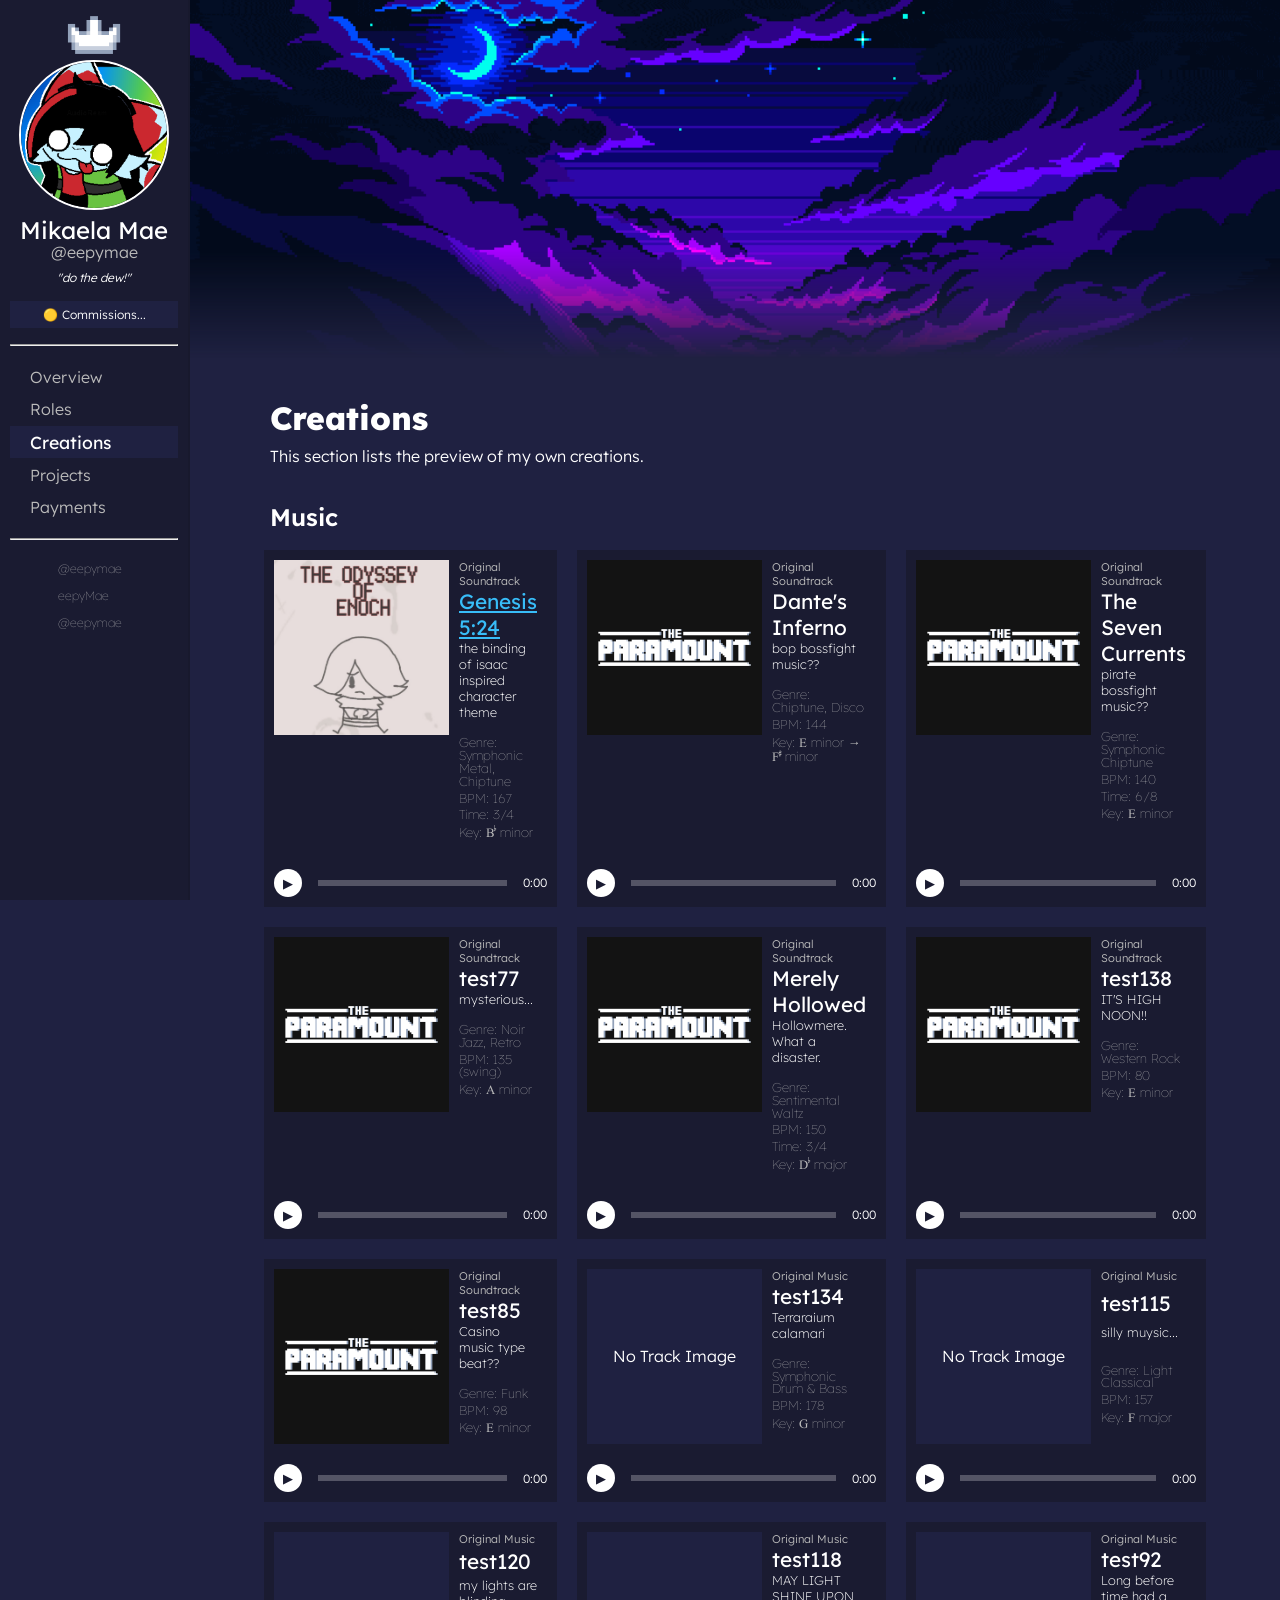
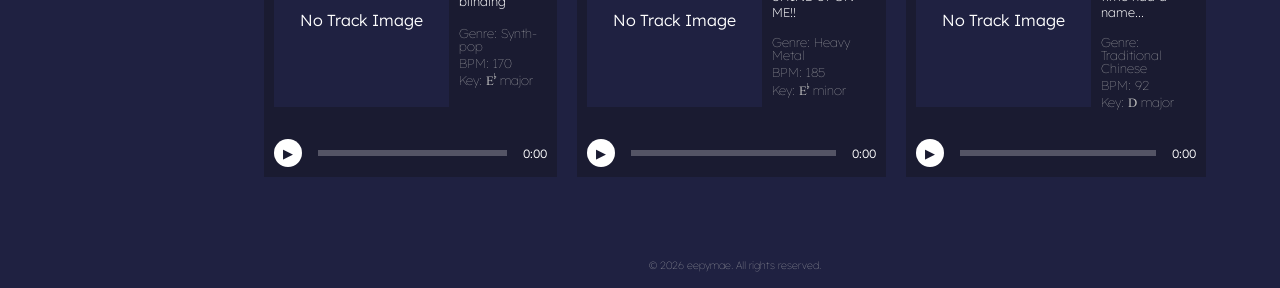
<file: creations.html>
<!DOCTYPE html>

<html lang="en">
  <head>
    <title>Creations - eepymae</title>
    <meta charset="UTF-8"/>
    <meta name="viewport" content="width=device-width, initial-scale=1.0"/>
    
    <link rel="icon" type="image/png" sizes="32x32" href="assets/img/crown.png"/>
    <link rel="stylesheet" href="styles.css">
    <link href="https://fonts.googleapis.com/css2?display=swap&family=Lexend:ital,wght@0,200;0,300;0,400;0,700;0,900;1,200;1,300;1,400;1,700;1,900" rel="stylesheet" type="text/css">
    <script src="scripts/profile.js" defer></script>
    <script src="scripts/mini-player.js" defer></script>
  </head>

  <body>
    <div class="wrapper">
      <div id="sidebar">
        <span class="center">
          <img id="crown" src="assets/img/crown.png">
          <img id="profile" src="assets/img/profile.png">
          <h2 id="name">Mikaela Mae</h2>
          <p id="username">@eepymae</p>
          <p id="quote">"hmm..."</p>
          <p id="status" class="limited">Commissions...</p>
          <hr>
        </span>
        
        <ul id="sidebar-list">
          <li class="menu-button">
            <a href="index.html">Overview</a>
          </li>
          <li class="menu-button">
            <a href="roles.html">Roles</a>
          </li>
          <li class="menu-button active">
            <a href="creations.html">Creations</a>
          </li>
          <li class="menu-button">
            <a href="projects.html">Projects</a>
          </li>
          <li class="menu-button">
            <a href="payments.html">Payments</a>
          </li>
        </ul>
        <hr>

        <ul id="sidebar-list">
          <li class="social-link">
            <a class="icon youtube" target="_blank" href="https://www.youtube.com/@eepymae">@eepymae</a>
          </li>
          <li class="social-link">
            <a class="icon roblox" target="_blank" href="https://www.roblox.com/users/810070741/profile">eepyMae</a>
          </li>
          <li class="social-link">
            <a class="icon discord" target="_blank" href="https://discord.com/users/1240004432423550997">@eepymae</a>
          </li>
        </ul>
      </div>

      <div id="main">
        <div>
          <img id="banner" src="assets/img/banner.gif">
        </div>

        <div id="content">
          <h1>Creations</h1>
          <p>This section lists the preview of my own creations.</p>
          <br>

          <h2>Music</h2>
          <div class="creations-grid">
            <article class="creations-item">
              <div class="creations-top">
                <div class="creations-thumb">
                  <img src="assets/img/enoch.jpg">
                </div>
                
                <div class="creations-body">
                  <div class="creations-meta">
                    <span class="creations-tag">Original Soundtrack</span>
                  </div>
                  
                  <h2 class="creations-title"><a href="https://www.youtube.com/watch?v=dTzXZ-hkMxw" target="_blank">Genesis 5:24</a></h2>
                  <p class="creations-desc">the binding of isaac inspired character theme</p>
                  <div class="creations-info">
                    <p>Genre: Symphonic Metal, Chiptune</p>
                    <p>BPM: 167</p>
                    <p>Time: 3/4</p>
                    <p>Key: <span class="key-signature">Bb</span> minor</p>
                  </div>
                </div>
              </div>
              
              <div class="mini-player" data-src="assets/audio/enoch lms_5.mp3">
                <button type="button" class="play-button">▶</button>
                <div class="progress-track">
                  <div class="progress-fill"></div>
                </div>
                <span class="time-display">0:00</span>
              </div>
            </article>

            <article class="creations-item">
              <div class="creations-top">
                <div class="creations-thumb">
                  <img src="assets/img/the-paramount-trackart.png">
                </div>
                
                <div class="creations-body">
                  <div class="creations-meta">
                    <span class="creations-tag">Original Soundtrack</span>
                  </div>

                  <h2 class="creations-title">Dante's Inferno</h2>
                  <p class="creations-desc">bop bossfight music??</p>
                  <div class="creations-info">
                    <p>Genre: Chiptune, Disco</p>
                    <p>BPM: 144</p>
                    <p>Key: <span class="key-signature">E</span> minor &rarr; <span class="key-signature">F#</span> minor</p>
                  </div>
                </div>
              </div>

              <div class="mini-player" data-src="assets/audio/dantes-inferno.mp3">
                <button type="button" class="play-button">▶</button>
                <div class="progress-track">
                  <div class="progress-fill"></div>
                </div>
                <span class="time-display">0:00</span>
              </div>
            </article>

            <article class="creations-item">
              <div class="creations-top">
                <div class="creations-thumb">
                  <img src="assets/img/the-paramount-trackart.png">
                </div>
                
                <div class="creations-body">
                  <div class="creations-meta">
                    <span class="creations-tag">Original Soundtrack</span>
                  </div>

                  <h2 class="creations-title">The Seven Currents</h2>
                  <p class="creations-desc">pirate bossfight music??</p>
                  <div class="creations-info">
                    <p>Genre: Symphonic Chiptune</p>
                    <p>BPM: 140</p>
                    <p>Time: 6/8</p>
                    <p>Key: <span class="key-signature">E</span> minor</p>
                  </div>
                </div>
              </div>

              <div class="mini-player" data-src="assets/audio/the-seven-currents.mp3">
                <button type="button" class="play-button">▶</button>
                <div class="progress-track">
                  <div class="progress-fill"></div>
                </div>
                <span class="time-display">0:00</span>
              </div>
            </article>

            <article class="creations-item">
              <div class="creations-top">
                <div class="creations-thumb">
                  <img src="assets/img/the-paramount-trackart.png">
                </div>
                
                <div class="creations-body">
                  <div class="creations-meta">
                    <span class="creations-tag">Original Soundtrack</span>
                  </div>

                  <h2 class="creations-title">test77</h2>
                  <p class="creations-desc">mysterious...</p>
                  <div class="creations-info">
                    <p>Genre: Noir Jazz, Retro</p>
                    <p>BPM: 135 (swing)</p>
                    <p>Key: <span class="key-signature">A</span> minor</p>
                  </div>
                </div>
              </div>

              <div class="mini-player" data-src="assets/audio/test77.mp3">
                <button type="button" class="play-button">▶</button>
                <div class="progress-track">
                  <div class="progress-fill"></div>
                </div>
                <span class="time-display">0:00</span>
              </div>
            </article>

            <article class="creations-item">
              <div class="creations-top">
                <div class="creations-thumb">
                  <img src="assets/img/the-paramount-trackart.png">
                </div>
                
                <div class="creations-body">
                  <div class="creations-meta">
                    <span class="creations-tag">Original Soundtrack</span>
                  </div>

                  <h2 class="creations-title">Merely Hollowed</h2>
                  <p class="creations-desc">Hollowmere. What a disaster.</p>
                  <div class="creations-info">
                    <p>Genre: Sentimental Waltz</p>
                    <p>BPM: 150</p>
                    <p>Time: 3/4</p>
                    <p>Key: <span class="key-signature">Db</span> major</p>
                  </div>
                </div>
              </div>

              <div class="mini-player" data-src="assets/audio/test122.mp3">
                <button type="button" class="play-button">▶</button>
                <div class="progress-track">
                  <div class="progress-fill"></div>
                </div>
                <span class="time-display">0:00</span>
              </div>
            </article>

            <article class="creations-item">
              <div class="creations-top">
                <div class="creations-thumb">
                  <img src="assets/img/the-paramount-trackart.png">
                </div>
                
                <div class="creations-body">
                  <div class="creations-meta">
                    <span class="creations-tag">Original Soundtrack</span>
                  </div>

                  <h2 class="creations-title">test138</h2>
                  <p class="creations-desc">IT'S HIGH NOON!!</p>
                  <div class="creations-info">
                    <p>Genre: Western Rock</p>
                    <p>BPM: 80</p>
                    <p>Key: <span class="key-signature">E</span> minor</p>
                  </div>
                </div>
              </div>

              <div class="mini-player" data-src="assets/audio/test138.wav">
                <button type="button" class="play-button">▶</button>
                <div class="progress-track">
                  <div class="progress-fill"></div>
                </div>
                <span class="time-display">0:00</span>
              </div>
            </article>

            <article class="creations-item">
              <div class="creations-top">
                <div class="creations-thumb">
                  <img src="assets/img/the-paramount-trackart.png">
                </div>
                
                <div class="creations-body">
                  <div class="creations-meta">
                    <span class="creations-tag">Original Soundtrack</span>
                  </div>

                  <h2 class="creations-title">test85</h2>
                  <p class="creations-desc">Casino music type beat??</p>
                  <div class="creations-info">
                    <p>Genre: Funk</p>
                    <p>BPM: 98</p>
                    <p>Key: <span class="key-signature">E</span> minor</p>
                  </div>
                </div>
              </div>

              <div class="mini-player" data-src="assets/audio/test85.mp3">
                <button type="button" class="play-button">▶</button>
                <div class="progress-track">
                  <div class="progress-fill"></div>
                </div>
                <span class="time-display">0:00</span>
              </div>
            </article>

            <article class="creations-item">
              <div class="creations-top">
                <div class="creations-thumb">
                  <div class="creations-noimg">No Track Image</div>
                </div>
                
                <div class="creations-body">
                  <div class="creations-meta">
                    <span class="creations-tag">Original Music</span>
                  </div>

                  <h2 class="creations-title">test134</h2>
                  <p class="creations-desc">Terraraium calamari</p>
                  <div class="creations-info">
                    <p>Genre: Symphonic Drum & Bass</p>
                    <p>BPM: 178</p>
                    <p>Key: <span class="key-signature">G</span> minor</p>
                  </div>
                </div>
              </div>

              <div class="mini-player" data-src="assets/audio/test134.wav">
                <button type="button" class="play-button">▶</button>
                <div class="progress-track">
                  <div class="progress-fill"></div>
                </div>
                <span class="time-display">0:00</span>
              </div>
            </article>

            <article class="creations-item">
              <div class="creations-top">
                <div class="creations-thumb">
                  <div class="creations-noimg">No Track Image</div>
                </div>
                
                <div class="creations-body">
                  <div class="creations-meta">
                    <span class="creations-tag">Original Music</span>
                  </div>

                  <h2 class="creations-title">test115</h2>
                  <p class="creations-desc">silly muysic...</p>
                  <div class="creations-info">
                    <p>Genre: Light Classical</p>
                    <p>BPM: 157</p>
                    <p>Key: <span class="key-signature">F</span> major</p>
                  </div>
                </div>
              </div>

              <div class="mini-player" data-src="assets/audio/test115.mp3">
                <button type="button" class="play-button">▶</button>
                <div class="progress-track">
                  <div class="progress-fill"></div>
                </div>
                <span class="time-display">0:00</span>
              </div>
            </article>

            <article class="creations-item">
              <div class="creations-top">
                <div class="creations-thumb">
                  <div class="creations-noimg">No Track Image</div>
                </div>
                
                <div class="creations-body">
                  <div class="creations-meta">
                    <span class="creations-tag">Original Music</span>
                  </div>

                  <h2 class="creations-title">test120</h2>
                  <p class="creations-desc">my lights are blinding</p>
                  <div class="creations-info">
                    <p>Genre: Synth-pop</p>
                    <p>BPM: 170</p>
                    <p>Key: <span class="key-signature">Eb</span> major</p>
                  </div>
                </div>
              </div>

              <div class="mini-player" data-src="assets/audio/test120.mp3">
                <button type="button" class="play-button">▶</button>
                <div class="progress-track">
                  <div class="progress-fill"></div>
                </div>
                <span class="time-display">0:00</span>
              </div>
            </article>

            <article class="creations-item">
              <div class="creations-top">
                <div class="creations-thumb">
                  <div class="creations-noimg">No Track Image</div>
                </div>
                
                <div class="creations-body">
                  <div class="creations-meta">
                    <span class="creations-tag">Original Music</span>
                  </div>

                  <h2 class="creations-title">test118</h2>
                  <p class="creations-desc">MAY LIGHT SHINE UPON ME!!</p>
                  <div class="creations-info">
                    <p>Genre: Heavy Metal</p>
                    <p>BPM: 185</p>
                    <p>Key: <span class="key-signature">Eb</span> minor</p>
                  </div>
                </div>
              </div>

              <div class="mini-player" data-src="assets/audio/test118 eb minor.mp3">
                <button type="button" class="play-button">▶</button>
                <div class="progress-track">
                  <div class="progress-fill"></div>
                </div>
                <span class="time-display">0:00</span>
              </div>
            </article>

            <article class="creations-item">
              <div class="creations-top">
                <div class="creations-thumb">
                  <div class="creations-noimg">No Track Image</div>
                </div>
                
                <div class="creations-body">
                  <div class="creations-meta">
                    <span class="creations-tag">Original Music</span>
                  </div>

                  <h2 class="creations-title">test92</h2>
                  <p class="creations-desc">Long before time had a name...</p>
                  <div class="creations-info">
                    <p>Genre: Traditional Chinese</p>
                    <p>BPM: 92</p>
                    <p>Key: <span class="key-signature">D</span> major</p>
                  </div>
                </div>
              </div>

              <div class="mini-player" data-src="assets/audio/test92.mp3">
                <button type="button" class="play-button">▶</button>
                <div class="progress-track">
                  <div class="progress-fill"></div>
                </div>
                <span class="time-display">0:00</span>
              </div>
            </article>
          </div>
        </div>

        <footer>
          <p>&copy; 2026 eepymae. All rights reserved.</p>
        </footer>
      </div>
    </div>
  </body>
</html>
</file>
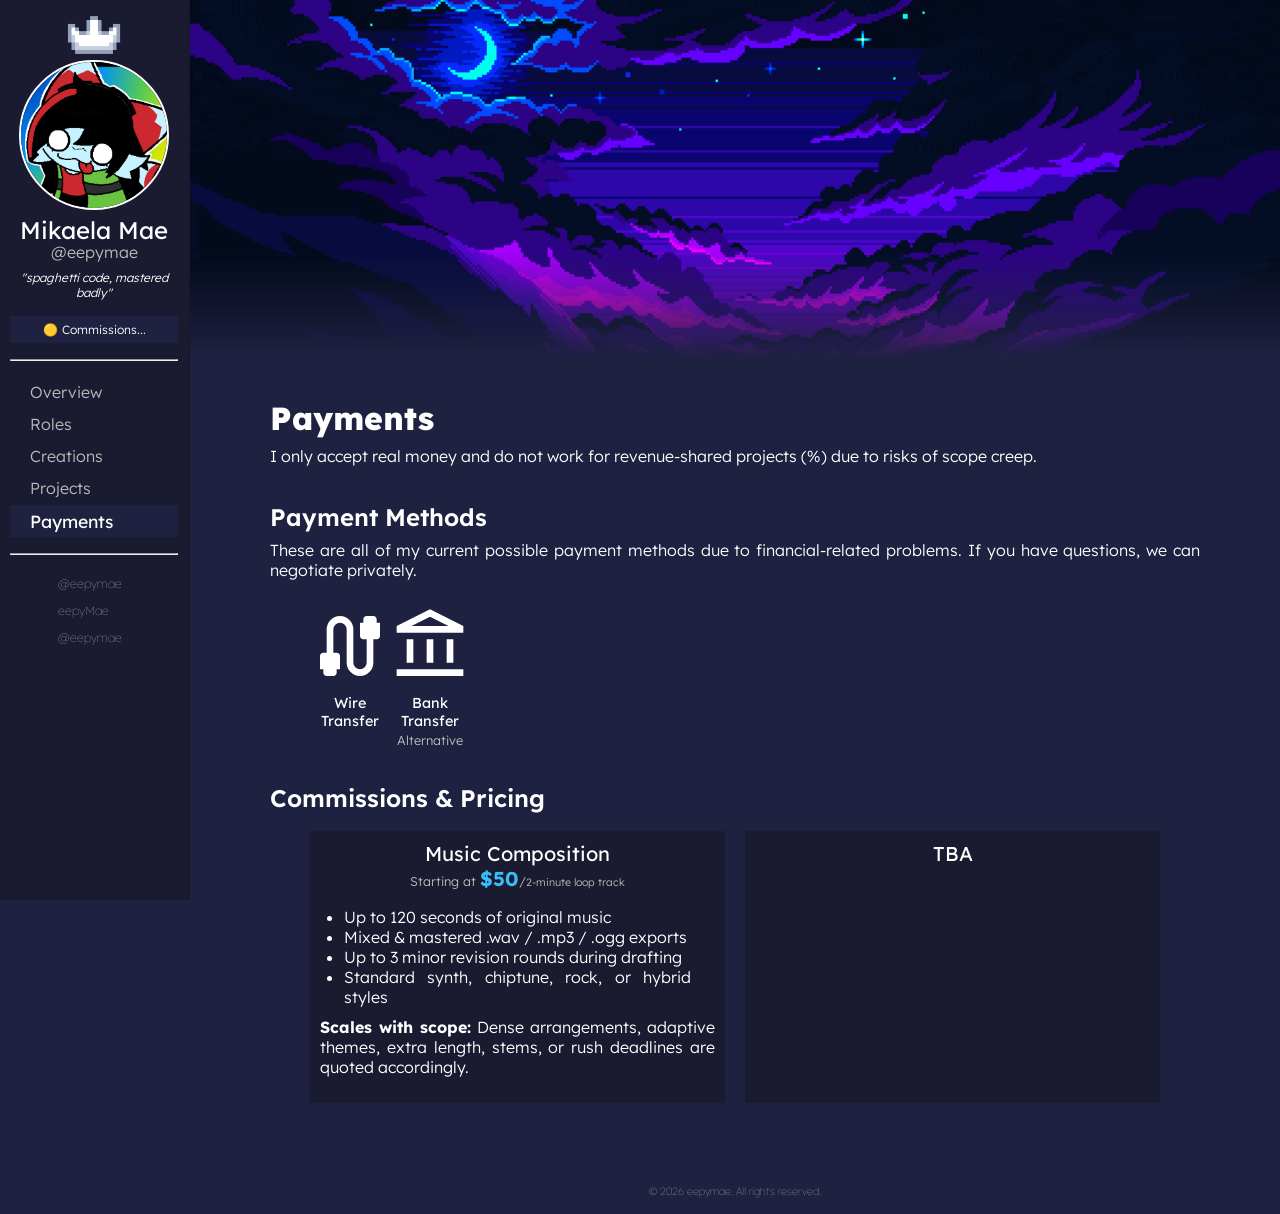
<file: payments.html>
<!DOCTYPE html>

<html lang="en">
  <head>
    <title>Payments - eepymae</title>
    <meta charset="UTF-8"/>
    <meta name="viewport" content="width=device-width, initial-scale=1.0"/>
    
    <link rel="icon" type="image/png" sizes="32x32" href="assets/img/crown.png"/>
    <link rel="stylesheet" href="styles.css">
    <link href="https://fonts.googleapis.com/css2?display=swap&family=Lexend:ital,wght@0,200;0,300;0,400;0,700;0,900;1,200;1,300;1,400;1,700;1,900" rel="stylesheet" type="text/css">
    <script src="scripts/profile.js" defer></script>
  </head>

  <body>
    <div class="wrapper">
      <div id="sidebar">
        <span class="center">
          <img id="crown" src="assets/img/crown.png">
          <img id="profile" src="assets/img/profile.png">
          <h2 id="name">Mikaela Mae</h2>
          <p id="username">@eepymae</p>
          <p id="quote">"hmm..."</p>
          <p id="status" class="limited">Commissions...</p>
          <hr>
        </span>
        
        <ul id="sidebar-list">
          <li class="menu-button">
            <a href="index.html">Overview</a>
          </li>
          <li class="menu-button">
            <a href="roles.html">Roles</a>
          </li>
          <li class="menu-button">
            <a href="creations.html">Creations</a>
          </li>
          <li class="menu-button">
            <a href="projects.html">Projects</a>
          </li>
          <li class="menu-button active">
            <a href="payments.html">Payments</a>
          </li>
        </ul>
        <hr>

        <ul id="sidebar-list">
          <li class="social-link">
            <a class="icon youtube" target="_blank" href="https://www.youtube.com/@eepymae">@eepymae</a>
          </li>
          <li class="social-link">
            <a class="icon roblox" target="_blank" href="https://www.roblox.com/users/810070741/profile">eepyMae</a>
          </li>
          <li class="social-link">
            <a class="icon discord" target="_blank" href="https://discord.com/users/1240004432423550997">@eepymae</a>
          </li>
        </ul>
      </div>

      <div id="main">
        <div>
          <img id="banner" src="assets/img/banner.gif">
        </div>
        
        <div id="content">
          <h1>Payments</h1>
          <p>I only accept real money and do not work for revenue-shared projects (%) due to risks of scope creep.</p>
          <br>

          <h2>Payment Methods</h2>
          <p>These are all of my current possible payment methods due to financial-related problems. If you have questions, we can negotiate privately.</p>
          <div class="payment-icons">
            <div class="payment-icons-item">
              <svg xmlns="http://www.w3.org/2000/svg" viewBox="0 0 24 24" fill="#ffffff"><path d="M5,21q-0.42,0-0.71-0.29Q4,20.43 4,20V19H3V15q0-0.43 0.29-0.71T4,14H5V7Q5,5.35 6.18,4.17T9,3t2.83,1.17T13,7V17q0,0.82 0.59,1.41T15,19t1.41-0.59T17,17V10H16q-0.42,0-0.71-0.29T15,9V5h1V4q0-0.43 0.29-0.71T17,3h2q0.43,0 0.71,0.29T20,4V5h1V9q0,0.42-0.29,0.71T20,10H19v7q0,1.65-1.18,2.82T15,21t-2.82-1.18T11,17V7q0-0.82-0.59-1.41T9,5Q8.18,5 7.59,5.59Q7,6.18 7,7v7H8q0.43,0 0.71,0.29T9,15v4H8v1q0,0.43-0.29,0.71T7,21H5Z"/></svg>
              <h3>Wire Transfer</h3>
            </div>
            
            <div class="payment-icons-item">
              <svg xmlns="http://www.w3.org/2000/svg" viewBox="0 0 24 24" fill="#ffffff"><path d="M5,17V10H7v7H5Zm6,0V10h2v7H11ZM2,21V19H22v2H2Zm15-4V10h2v7H17ZM2,8V6L12,1L22,6V8H2ZM6.45,6H12h5.55H6.45Zm0,0h11.1L12,3.25L6.45,6Z"/></svg>
              <h3>Bank Transfer</h3>
              <p>Alternative</p>
            </div>
          </div>
          <br>

          <h2>Commissions & Pricing</h2>
          <div class="pricing-grid">
            <div class="pricing-item">
              <div class="pricing-header">
                <h3>Music Composition</h3>
                <p class="pricing-rate">Starting at <span>$50</span>/<small>2-minute loop track</small></p>
              </div>

              <ul class="pricing-list">
                <li>Up to 120 seconds of original music</li>
                <li>Mixed & mastered .wav / .mp3 / .ogg exports</li>
                <li>Up to 3 minor revision rounds during drafting</li>
                <li>Standard synth, chiptune, rock, or hybrid styles</li>
              </ul>

              <div class="pricing-addons">
                <p><b>Scales with scope:</b> Dense arrangements, adaptive themes, extra length, stems, or rush deadlines are quoted accordingly.</p>
              </div>
            </div>

            <div class="pricing-item">
              <div class="pricing-header">
                <h3>TBA</h3>
              </div>
            </div>
          </div>
        </div>

        <footer>
          <p>&copy; 2026 eepymae. All rights reserved.</p>
        </footer>
      </div>
    </div>
  </body>
</html>
</file>
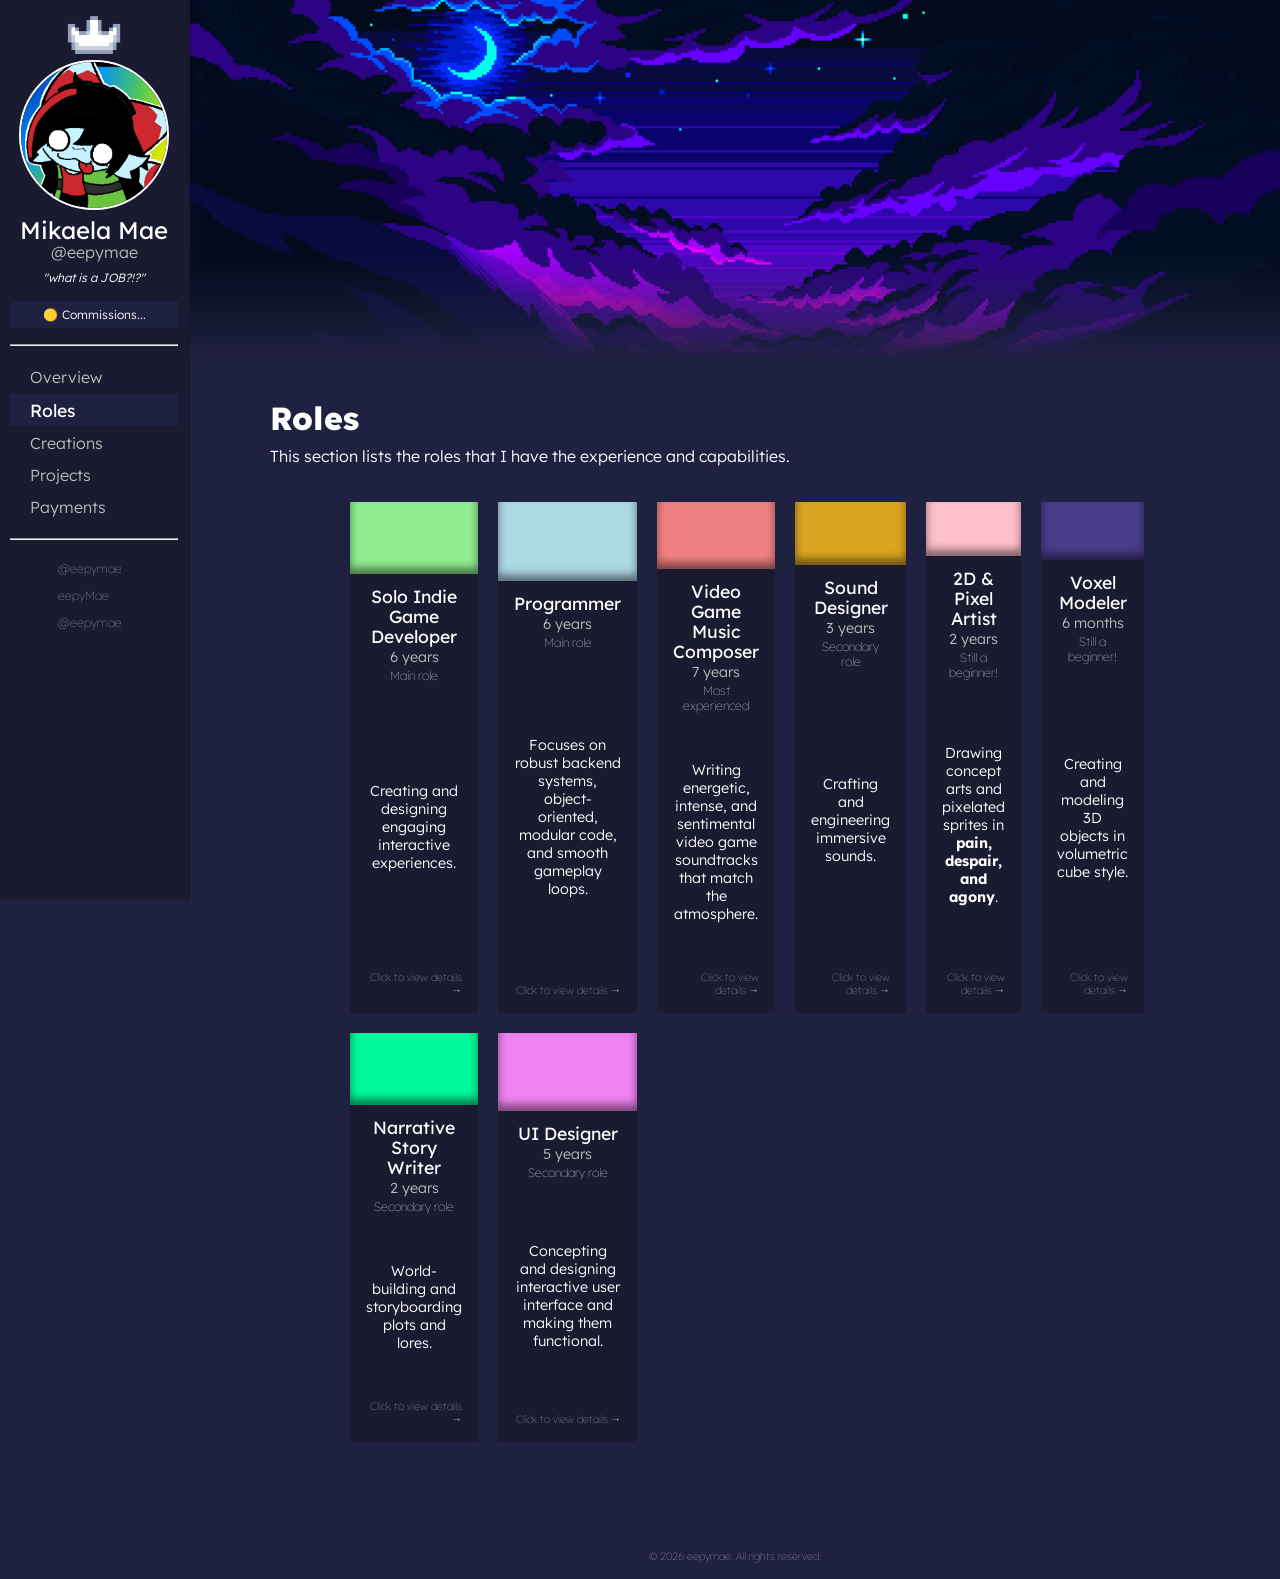
<file: roles.html>
<!DOCTYPE html>

<html lang="en">
  <head>
    <title>Roles - eepymae</title>
    <meta charset="UTF-8"/>
    <meta name="viewport" content="width=device-width, initial-scale=1.0"/>
    
    <link rel="icon" type="image/png" sizes="32x32" href="assets/img/crown.png"/>
    <link rel="stylesheet" href="styles.css">
    <link href="https://fonts.googleapis.com/css2?display=swap&family=Lexend:ital,wght@0,200;0,300;0,400;0,700;0,900;1,200;1,300;1,400;1,700;1,900" rel="stylesheet" type="text/css">
    <script src="scripts/profile.js" defer></script>
    <script src="scripts/modal.js" defer></script>
  </head>

  <body>
    <div class="wrapper">
      <div id="sidebar">
        <span class="center">
          <img id="crown" src="assets/img/crown.png">
          <img id="profile" src="assets/img/profile.png">
          <h2 id="name">Mikaela Mae</h2>
          <p id="username">@eepymae</p>
          <p id="quote">"hmm..."</p>
          <p id="status" class="limited">Commissions...</p>
          <hr>
        </span>

        <ul id="sidebar-list">
          <li class="menu-button">
            <a href="index.html">Overview</a>
          </li>
          <li class="menu-button active">
            <a href="roles.html">Roles</a>
          </li>
          <li class="menu-button">
            <a href="creations.html">Creations</a>
          </li>
          <li class="menu-button">
            <a href="projects.html">Projects</a>
          </li>
          <li class="menu-button">
            <a href="payments.html">Payments</a>
          </li>
        </ul>
        <hr>

        <ul id="sidebar-list">
          <li class="social-link">
            <a class="icon youtube" target="_blank" href="https://www.youtube.com/@eepymae">@eepymae</a>
          </li>
          <li class="social-link">
            <a class="icon roblox" target="_blank" href="https://www.roblox.com/users/810070741/profile">eepyMae</a>
          </li>
          <li class="social-link">
            <a class="icon discord" target="_blank" href="https://discord.com/users/1240004432423550997">@eepymae</a>
          </li>
        </ul>
      </div>

      <div id="main">
        <div>
          <img id="banner" src="assets/img/banner.gif">
        </div>
        
        <div id="content">
          <h1>Roles</h1>
          <p>This section lists the roles that I have the experience and capabilities.</p>

          <div class="card-grid">
            <div class="card-item" onclick="openModal('game-dev')">
              <div class="card-accent" style="background-color: lightgreen;"></div>
              <div class="card-content">
                <h3>Solo Indie Game Developer</h3>
                <p class="card-experience">6 years</p>
                <span class="card-status">Main role</span>
                <p>Creating and designing engaging interactive experiences.</p>
                <p class="card-click-text">Click to view details &rarr;</p>
              </div>
            </div>

            <div class="card-item" onclick="openModal('programmer')">
              <div class="card-accent" style="background-color: lightblue;"></div>
              <div class="card-content">
                <h3>Programmer</h3>
                <p class="card-experience">6 years</p>
                <span class="card-status">Main role</span>
                <p>Focuses on robust backend systems, object-oriented, modular code, and smooth gameplay loops.</p>
                <p class="card-click-text">Click to view details &rarr;</p>
              </div>
            </div>

            <div class="card-item" onclick="openModal('music-composer')">
              <div class="card-accent" style="background-color: lightcoral;"></div>
              <div class="card-content">
                <h3>Video Game Music Composer</h3>
                <p class="card-experience">7 years</p>
                <span class="card-status">Most experienced</span>
                <p>Writing energetic, intense, and sentimental video game soundtracks that match the atmosphere.</p>
                <p class="card-click-text">Click to view details &rarr;</p>
              </div>
            </div>

            <div class="card-item" onclick="openModal('sound-designer')">
              <div class="card-accent" style="background-color: goldenrod;"></div>
              <div class="card-content">
                <h3>Sound Designer</h3>
                <p class="card-experience">3 years</p>
                <span class="card-status">Secondary role</span>
                <p>Crafting and engineering immersive sounds.</p>
                <p class="card-click-text">Click to view details &rarr;</p>
              </div>
            </div>

            <div class="card-item" onclick="openModal('artist')">
              <div class="card-accent" style="background-color: pink;"></div>
              <div class="card-content">
                <h3>2D & Pixel Artist</h3>
                <p class="card-experience">2 years</p>
                <span class="card-status">Still a beginner!</span>
                <p>Drawing concept arts and pixelated sprites in <b>pain, despair, and agony</b>.</p>
                <p class="card-click-text">Click to view details &rarr;</p>
              </div>
            </div>

            <div class="card-item" onclick="openModal('modeler')">
              <div class="card-accent" style="background-color: darkslateblue;"></div>
              <div class="card-content">
                <h3>Voxel Modeler</h3>
                <p class="card-experience">6 months</p>
                <span class="card-status">Still a beginner!</span>
                <p>Creating and modeling 3D objects in volumetric cube style.</p>
                <p class="card-click-text">Click to view details &rarr;</p>
              </div>
            </div>

            <div class="card-item" onclick="openModal('writer')">
              <div class="card-accent" style="background-color: mediumspringgreen;"></div>
              <div class="card-content">
                <h3>Narrative Story Writer</h3>
                <p class="card-experience">2 years</p>
                <span class="card-status">Secondary role</span>
                <p>World-building and storyboarding plots and lores.</p>
                <p class="card-click-text">Click to view details &rarr;</p>
              </div>
            </div>

            <div class="card-item" onclick="openModal('ui-designer')">
              <div class="card-accent" style="background-color: violet;"></div>
              <div class="card-content">
                <h3>UI Designer</h3>
                <p class="card-experience">5 years</p>
                <span class="card-status">Secondary role</span>
                <p>Concepting and designing interactive user interface and making them functional.</p>
                <span class="card-click-text">Click to view details &rarr;</span>
              </div>
            </div>
          </div>
        </div>

        <footer>
          <p>&copy; 2026 eepymae. All rights reserved.</p>
        </footer>
      </div>

      <div id="modal-overlay" onclick="closeModalOnOutside(event)">
        <div id="modal-content">
          
        </div>
      </div>
    </div>
  </body>
</html>
</file>
<file: styles.css>
*, *::before, *::after {
    box-sizing: border-box;
    margin: 0;
    padding: 0;
}

@keyframes modal {
  from { transform: scale(98%); opacity: 0; }
  to { transform: scale(100%); opacity: 1; }
}

@keyframes shake {
  0%   { transform: translate(0, 0) rotate(0deg);}
  25%  { transform: translate(1px, 1px) rotate(-1deg); }
  50%  { transform: translate(0, 0) rotate(0deg);}
  75%  { transform: translate(-1px, 1px) rotate(1deg); }
  100% { transform: translate(0, 0) rotate(0deg);}
}

@font-face {
    font-family: "Campania";
    src: url("assets/fonts/campania.OTF") format("opentype");
    font-weight: normal;
    font-style: normal;
    font-display: swap;
}

:root{
    --sidebar-color: #1a1b31;
    --sidebar-button-active: #1f2141;
    --body-background-color: #1f2141;
    --body-background-subcolor: #1a1b31;
    --text-color: white;
    --subtext-color: #bbbbbb;
    --progress-background-color: rgba(255, 255, 255, 0.25);
    --progress-fill-color: #38bdf8;
}

#sidebar {
    z-index: 1;
    float: left;
    position: fixed;
    top: 0;
    left: 0;
    height: 100%;
    background-color: var(--sidebar-color);
    width: 190px;
    padding: 10px;
    border-right: 2px solid rgba(0, 0, 0, 8%)
}

#main {
    margin-left: 190px;
}

#content {
    padding: 40px 80px;   
}

#banner {
    height: clamp(250px, 28vw, 430px);
    width: 100%;
    object-position: center 10%;
    object-fit: cover;
    display: block;
    -webkit-mask-image: linear-gradient(to bottom, black 70%, transparent 100%);
    mask-image: linear-gradient(to bottom, black 70%, transparent 100%);
}

#crown {
    display: block;
    margin: auto;
    width: 60px;
    height: 50px;
    object-fit: cover;
}

#profile {
    display: block;
    margin: auto auto 8px;
    width: 150px;
    height: 150px;
    object-fit: cover;
    border: 2px solid white;
    border-radius: 100%;
}

.wrapper {
    width: 100%;
}

.center {
    text-align: center !important;
}

.menu-button {
    padding: 5px 20px;
    margin-bottom: 2px;
    color: var(--subtext-color);
    transition: transform 100ms ease-out, color 100ms ease-out;
}
.menu-button:hover:not(.active) {
    color: white;
    transform: translateX(2px);
}
.menu-button.active {
    font-size: 1.1rem;
    font-weight: 400;
    background-color: var(--sidebar-button-active);
    color: white;
}

.social-link {
    padding: 2px 20px;
    color: var(--subtext-color);
    font-size: 0.75rem;
    font-weight: 100;
    transition: transform 100ms ease-out, color 100ms ease-out;
}
.social-link:hover {
    color: white;
    transform: translateX(2px);
}

.icon {
    display: inline-flex;
    align-items: center;
    gap: 8px;
}
.youtube::before {
    content: "";
    display: inline-block;
    width: 20px;
    height: 20px;
    background-size: contain;
    background-repeat: no-repeat;
    background-position: center;
    background-image: url("https://thumb.wikimedia.org/wikipedia/commons/thumb/0/09/YouTube_full-color_icon_%282017%29.svg/960px-YouTube_full-color_icon_%282017%29.svg.png?utm_source=commons.wikimedia.org&utm_campaign=index&utm_content=thumbnail&_=20240107144800");
}
.roblox::before {
    content: "";
    display: inline-block;
    width: 20px;
    height: 20px;
    background-size: contain;
    background-repeat: no-repeat;
    background-position: center;
    background-image: url("https://thumb.wikimedia.org/wikipedia/commons/thumb/6/6c/Roblox_Logo.svg/960px-Roblox_Logo.svg.png?utm_source=commons.wikimedia.org&utm_campaign=index&utm_content=thumbnail&_=20220929193725");
}
.discord::before{
    content: "";
    display: inline-block;
    width: 20px;
    height: 20px;
    background-size: contain;
    background-repeat: no-repeat;
    background-position: center;
    background-image: url("https://www.svgrepo.com/show/353655/discord-icon.svg");
}

.overview-grid {
    display: grid;
    grid-template-columns: repeat(3, 1fr);
    gap: 20px;
    margin-bottom: 1rem;
    padding: 20px 80px;
}

.overview-item {
    text-align: center;
    padding: 2rem;
    background-color: var(--body-background-subcolor);
}
.overview-item img {
    height: 150px;
    max-width: 100%;
    object-fit: contain;
    margin-bottom: 1rem;
}
.overview-item h2 {
    line-height: 1.5rem;
    margin-bottom: 0.5rem;
}
.overview-item p {
    font-size: 0.8rem;
    color: var(--subtext-color);
}

.card-grid {
    display: grid;
    grid-template-columns: repeat(6, 1fr);
    gap: 20px;
    margin-bottom: 1rem;
    padding: 20px 80px;
}

.card-item {   
    display: flex;
    flex-direction: column;
    cursor: pointer;
    text-align: center;
    background-color: var(--body-background-subcolor);
    transition: transform 100ms ease-out;
}

.card-item:hover {
    transform: translateY(-4px);
}

.card-content {
    padding: 0 1rem 1rem 1rem;
    display: flex;
    flex-direction: column;
    flex-grow: 1;
    justify-content: space-between;
}

.card-content h3 {
    font-weight: 400;
    font-size: 1.1rem;
    line-height: 1.25rem;
    margin-bottom: 2px;
}

.card-experience {
    font-size: 0.9rem;
    font-weight: 300;
    color: var(--subtext-color);
    margin-bottom: 2px;
}

.card-status {
    font-size: 0.75rem;
    font-weight: 100;
    margin-bottom: 3rem;
}

.card-content p:not(.card-experience):not(.card-click-text) {
    font-size: 0.9rem;
    margin-top: auto;
    margin-bottom: 3rem;
}

.card-click-text {
    font-size: 0.65rem;
    font-weight: 100;
    color: var(--subtext-color);
    text-align: right;
    margin-top: auto;
    margin-bottom: 0;
}

.card-accent {
    aspect-ratio: 16 / 9;
    box-shadow: inset 0 -6px 8px rgba(0, 0, 0, 50%);
    margin-bottom: 12px;
}

#modal-overlay {
    display: none;
    position: fixed;
    inset: 0;
    width: 100%;
    height: 100%;
    z-index: 1;
    background-color: rgba(0, 0, 0, 30%);
    backdrop-filter: blur(2px);
    justify-content: center;
    align-items: center;
}

#modal-overlay.active {
    display: flex;
}

#modal-content {
    position: relative;
    overflow-y: auto;
    max-height: 85vh;
    max-width: 1000px;
    width: 100%;
    background-color: var(--body-background-color);
    box-shadow: 6px 6px 10px rgba(0, 0, 0, 30%);
    animation: modal 0.1s ease-out;
}

.modal-header {
    position: sticky;
    z-index: 1;
    top: 0;
    background-color: var(--body-background-subcolor);
    box-shadow: 0 5px 5px rgba(0, 0, 0, 50%);
    padding-block: 0.5rem;
}

.modal-title {
    text-align: center;
    margin-bottom: 0;
}

.modal-close {
    position: absolute;
    top: 0;
    right: 1rem;
    color: var(--subtext-color);
    background: none;
    border: none;
    font-size: 2.75rem;
    cursor: pointer;
    margin-bottom: 0;
}
.modal-close:hover {
    color: var(--text-color);
}

.modal-banner {
    max-height: 240px;
    width: 100%;
    object-position: center;
    object-fit: cover;
    display: block;
    -webkit-mask-image: linear-gradient(to bottom, black 70%, transparent 100%);
    mask-image: linear-gradient(to bottom, black 70%, transparent 100%);
}

.modal-body {
    padding: 2rem 4rem;
}
.modal-body ul {
    list-style: disc;
    font-size: 0.85rem;
}
.modal-body ul li {
    margin-bottom: 6px;
}

.modal-icons {
    display: grid;
    grid-template-columns: repeat(7, 1fr);
    padding-top: 10px;
    padding-inline: 40px;
}

.modal-icons-item {
    text-align: center;
    width: 80px;
    margin-inline: auto;
}
.modal-icons-item img, .modal-icons-item svg {
    width: 60px;
    height: 60px;
    display: block;
    object-fit: contain;
    margin-inline: auto;
    margin-bottom: 0.5rem;
}
.modal-icons-item h3 {
    line-height: 0.8rem;
    font-size: 0.8rem;
    font-weight: 400;
    margin-bottom: 6px;
}
.modal-icons-item p {
    color: var(--subtext-color);
    font-size: 0.7rem;
    line-height: 0.7rem;
}

.genre-grid {
    display: grid;
    grid-template-columns: repeat(3, 1fr);
    place-content: center;
    gap: 20px;
    padding: 10px 40px;
}

.genre-item {
    background-color: var(--sidebar-color);
    padding: 10px;
}
.genre-item p {
    text-align: center;
    font-weight: 400;
    margin-bottom: 10px;
}
.genre-item ul {
    font-size: 0.8rem;
}
.genre-item li {
    margin-bottom: 2px !important;
}

.modal-columns {
    display: grid;
    grid-template-columns: repeat(2, 1fr);
    gap: 20px;
    margin-bottom: 1rem;
    padding: 20px 80px;
}

.modal-columns-item {
    background-color: var(--body-background-subcolor);
    padding: 0.5rem 1rem 2rem;
}
.modal-columns-item h3 {
    font-weight: 400;
    text-align: center;
}
.modal-columns-item ul {
    list-style: disc;
    font-size: 0.85rem;
    color: var(--subtext-color);
}
.modal-columns-item ul li {
    margin-bottom: 6px;
}

.creations-grid {
    display: grid;
    grid-template-columns: repeat(3, 1fr);
    place-content: center;
    gap: 20px;
    padding-block: 10px;
}

.creations-item {
    display: flex;
    flex-direction: column;
    flex-grow: 1;
    justify-content: space-between;
    gap: 10px;
    background-color: var(--body-background-subcolor);
    padding: 10px;
}

.creations-top {
    display: flex;
    align-items: stretch;
}

.creations-meta {
    display: flex;
    gap: 1rem;
}
.creations-tag {
    color: var(--subtext-color);
    font-size: 0.7rem;
}

.creations-thumb {
    overflow: hidden;
    height: 175px;
    aspect-ratio: 1;
}
.creations-thumb img, .creations-noimg {
    display: block;
    height: 100%;
    object-fit: cover;
    background-color: var(--body-background-color);
    text-align: center;
    place-content: center;
}

.creations-body {
    display: flex;
    flex: 1;
    min-width: 0;
    flex-direction: column;
    justify-content: space-between;
    text-align: left;
    padding-inline: 10px;
}

.creations-title {
    font-size: 1.3rem;
    font-weight: 400;
    margin-bottom: 0;
}
.creations-title a {
    color: var(--progress-fill-color);
    text-decoration: underline;
}

.creations-desc {
    font-weight: 200;
    font-size: 0.8rem;
    margin-bottom: 1rem;
}

.creations-info {
    font-size: 0.8rem;
    margin-bottom: 1rem;
}
.creations-info p {
    line-height: 0.8rem;
    font-weight: 100;
    color: var(--subtext-color);
    margin-bottom: 4px;
}
.creations-info p .key-signature {
    color: var(--subtext-color);
}

.key-signature {
    font-family: "Campania", "Lexend";
}

.mini-player {
  display: flex;
  align-items: center;
  gap: 1rem;
}

.play-button {
  width: 28px;
  height: 28px;
  border-radius: 100%;
  border: none;
  background: white;
  color: var(--body-background-subcolor);
  font-size: 0.8rem;
  cursor: pointer;
  flex-shrink: 0;
  margin-bottom: 0;
}

.progress-track {
    flex: 1;
    height: 6px;
    background: var(--progress-background-color);
    overflow: hidden;
    cursor: pointer;
}

.progress-fill {
    width: 0%;
    height: 100%;
    background: var(--progress-fill-color);
    transition: width 100ms;
}

.time-display {
    font-size: 0.75rem;
    font-variant-numeric: tabular-nums;
    flex-shrink: 0;
}


.projects-grid {
    display: grid;
    grid-template-columns: repeat(2, 1fr);
    place-content: center;
    gap: 40px;
    padding-block: 10px;
}

.project-card {
    display: flex;
    flex-direction: column;
    background-color: var(--body-background-subcolor);
    margin-bottom: 0;
}

.project-banner {
    display: block;
    aspect-ratio: 16 / 9;
    width: 100%;
    object-position: center;
    object-fit: cover;
    box-shadow: inset 0 -6px 8px rgba(0, 0, 0, 50%);
}

.project-content {
    display: flex;
    flex-direction: column;
    flex-grow: 1;
    justify-content: space-between;
    padding: 1.5rem;
}

.project-meta {
    display: flex;
    gap: 1rem;
    margin-bottom: 1rem;
}
.project-tag {
    color: var(--subtext-color);
    font-size: 0.7rem;
}

.project-title {
    font-size: 3rem;
    font-weight: 600;
    margin-bottom: 4px;
}

.project-desc {
    font-size: 0.9rem;
    margin-bottom: 2rem;
}

.project-info {
    font-size: 0.8rem;
    line-height: 0.8rem;
    font-weight: 100;
    color: var(--subtext-color);
    margin-bottom: 4px;
}

.project-game-engine {
    display: flex;
    align-items: center;
    gap: 8px;
    margin-top: 2rem;
}
.project-game-engine img {
    height: 30px;
}
.project-game-engine p {
    font-size: 0.8rem;
    margin-bottom: 0;
}
.project-link {
    text-decoration: underline;
    color: var(--progress-fill-color);
}


.payment-icons {
    display: grid;
    grid-template-columns: repeat(12, 1fr);
    padding-top: 10px;
    padding-inline: 40px;
}

.payment-icons-item {
    text-align: center;
    width: 80px;
    margin-inline: auto;
}
.payment-icons-item img, .payment-icons-item svg {
    width: 80px;
    height: 80px;
    display: block;
    object-fit: contain;
    margin-inline: auto;
    margin-bottom: 0.5rem;
}
.payment-icons-item h3 {
    font-size: 0.9rem;
    font-weight: 400;
    margin-bottom: 4px;
}
.payment-icons-item p {
    color: var(--subtext-color);
    font-size: 0.8rem;
    line-height: 0.8rem;
}

.pricing-grid {
    display: grid;
    grid-template-columns: repeat(2, 1fr);
    place-content: center;
    gap: 20px;
    padding: 10px 40px;
}

.pricing-item {
    background-color: var(--sidebar-color);
    padding: 10px;
}
.pricing-header h3 {
    font-weight: 400;
    text-align: center;
    margin-bottom: 0;
}
.pricing-rate {
    color: var(--subtext-color);
    text-align: center;
    font-size: 0.8rem;
}
.pricing-rate span {
    font-size: 1.25rem;
    font-weight: 700;
    color: var(--progress-fill-color);
}

.pricing-list {
    list-style: disc;
    margin-bottom: 10px;
}


html {
    overflow-x: hidden;
    max-width: 100%;
}

body {
    overflow-x: hidden;
    max-width: 100%;
    margin: 0;
    background-color: var(--body-background-color);
    text-align: justify;
}

footer {
    margin-top: 2rem;
    text-align: center;
}
footer p {
    font-size: 0.65rem;
    font-weight: 100;
    color: var(--subtext-color);
}

html, body, div, span, h1, h2, h3, h4, h5, h6, p, pre, button {
    font-family: "Lexend", Arial, Helvetica, sans-serif;
    font-weight: 300;
    color: var(--text-color)
}

h1 {
    font-size: 2rem;
    font-weight: 800;
    text-wrap: initial;
    margin-bottom: 0.5rem;
}

h2 {
    font-size: 1.5rem;
    font-weight: 600;
    text-wrap: initial;
    margin-bottom: 0.5rem;
}

h3 {
    font-size: 1.25rem;
    font-weight: 600;
    text-wrap: initial;
    margin-bottom: 0.5rem;
}

h4, h5, h6, p, pre, button {
    text-wrap: initial;
    margin-bottom: 1rem;
}

ul {
    list-style: none;
    margin: 0;
    padding: 0 1.5rem;
}
ul p {
    font-size: 0.85rem;
    margin-bottom: 2px;
}

#sidebar-list {
    margin: 1rem 0;
    padding: 0;
}

a {
    text-decoration: none;
    color: inherit;
    display: block;
}

#name {
    font-weight: 400;
    line-height: 1.5rem;
    color: white;
    margin-bottom: 0;
}

#username {
    color: var(--subtext-color);
    margin-bottom: 0.5rem;
}

#quote {
    font-style: italic;
    font-size: 0.75rem;
    color: white;
    animation: shake 0.5s infinite ease-out;
}

#status {
    font-size: 0.75rem;
    background-color: var(--sidebar-button-active);
    padding: 6px;
}
.open::before {
    content: "\1F7E2";
    margin-right: 4px;
}
.limited::before {
    content: "\1F7E1";
    margin-right: 4px;
}
.closed::before {
    content: "\1F534";
    margin-right: 4px;
}

@media (max-width: 768px) {
    #sidebar {
        position: static;
        float: none;
        width: 100%;
        height: auto;
        border-right: none;
        border-bottom: 2px solid rgba(0, 0, 0, 15%);
        padding: 1rem;
    }

    #profile {
        width: 150px;
        height: 150px;
    }

    #sidebar-list {
        display: flex;
        flex-wrap: wrap;
        justify-content: center;
        gap: 0.25rem 0.5rem;
        margin: 0.75rem 0;
    }

    .menu-button, .social-link {
        padding: 0.35rem 0.75rem;
    }

    #main {
        margin-left: 0;
        width: 100%;
    }

    #banner {
        height: clamp(160px, 38vw, 240px);
    }

    #content {
        padding: 1.25rem 1rem;
    }

    .overview-grid {
        grid-template-columns: 1fr;
        gap: 1rem;
        padding: 1rem 0;
    }

    .overview-item {
        padding: 1.25rem 1rem;
    }

    .overview-item img {
        height: 110px;
    }

    .card-grid, .creations-grid, .projects-grid, .genre-grid, .modal-columns, .pricing-grid {
        grid-template-columns: 1fr;
        gap: 1rem;
        padding-inline: 0;
    }

    .modal-body {
        padding: 1.25rem 1rem;
    }

    .modal-icons {
        grid-template-columns: repeat(3, 1fr);
        gap: 0.75rem;
        padding-inline: 0;
    }

    .project-title {
        font-size: 2rem;
    }
}
</file>
